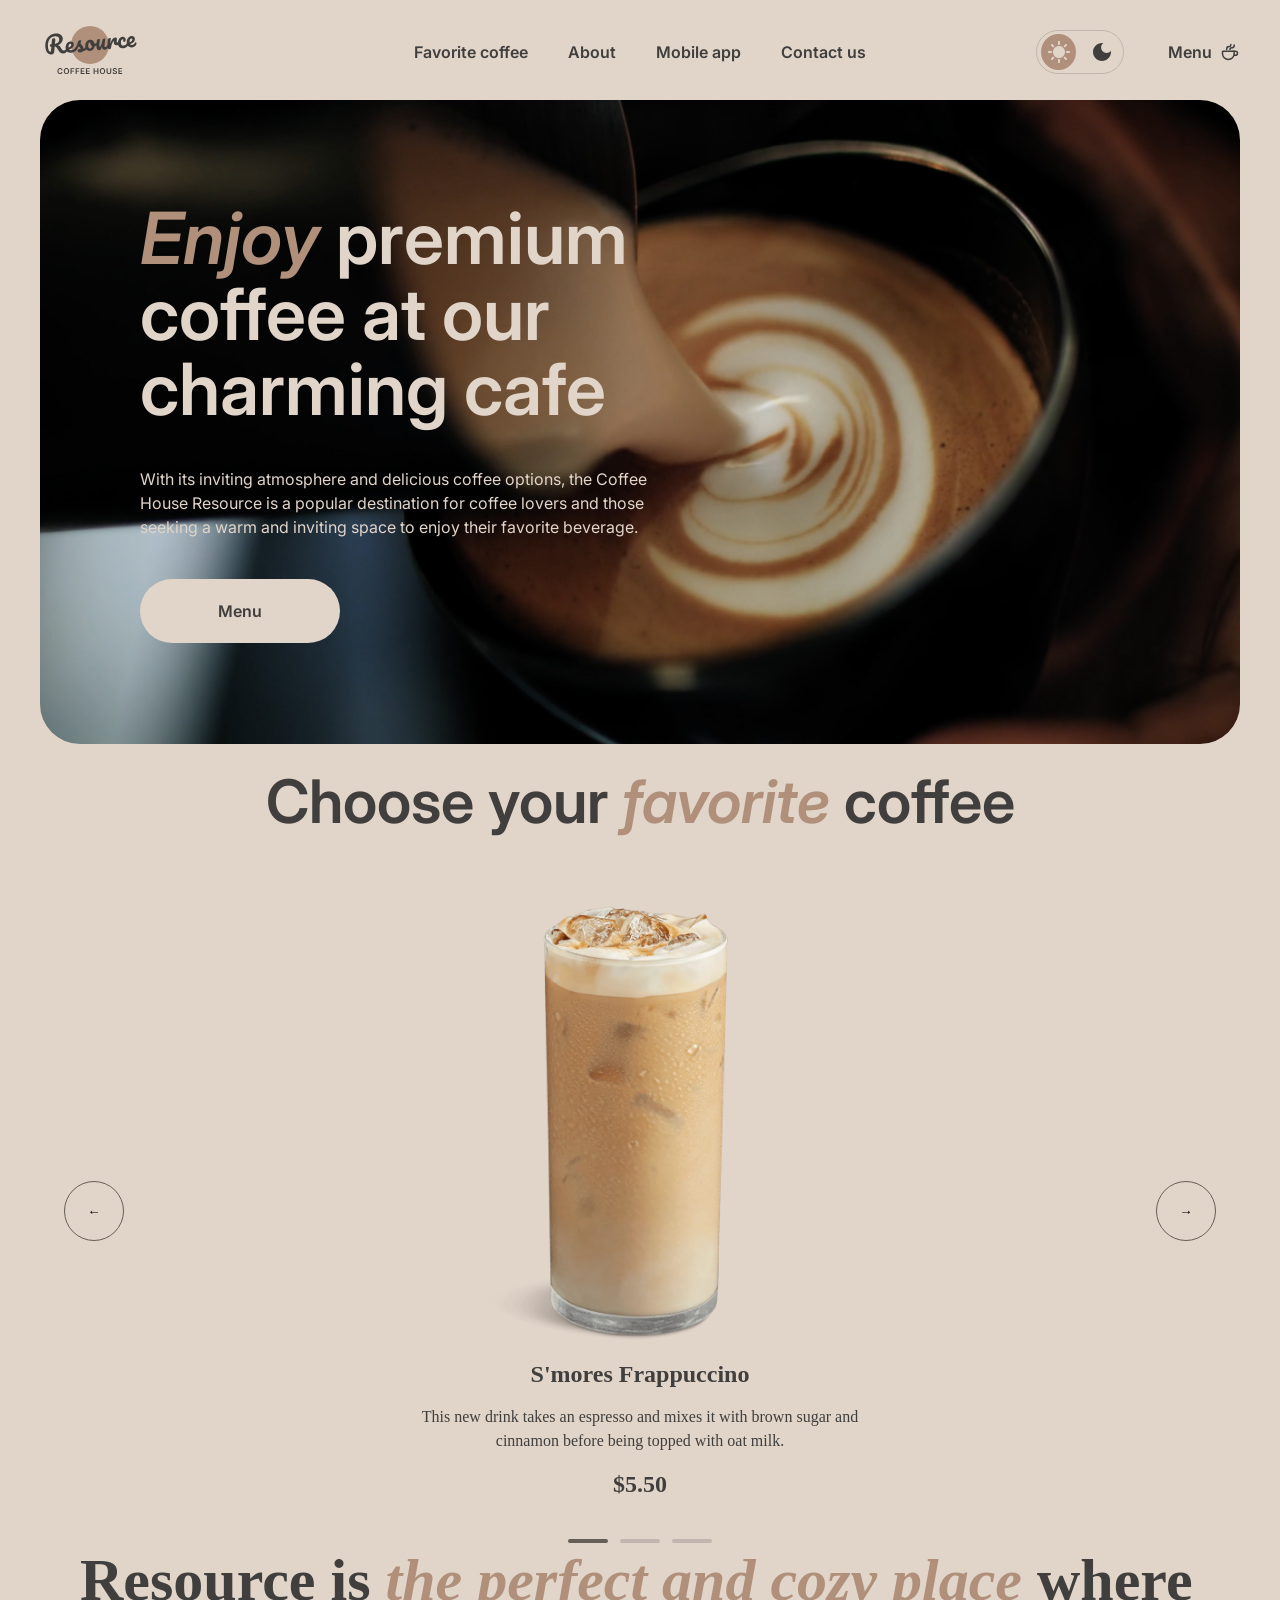
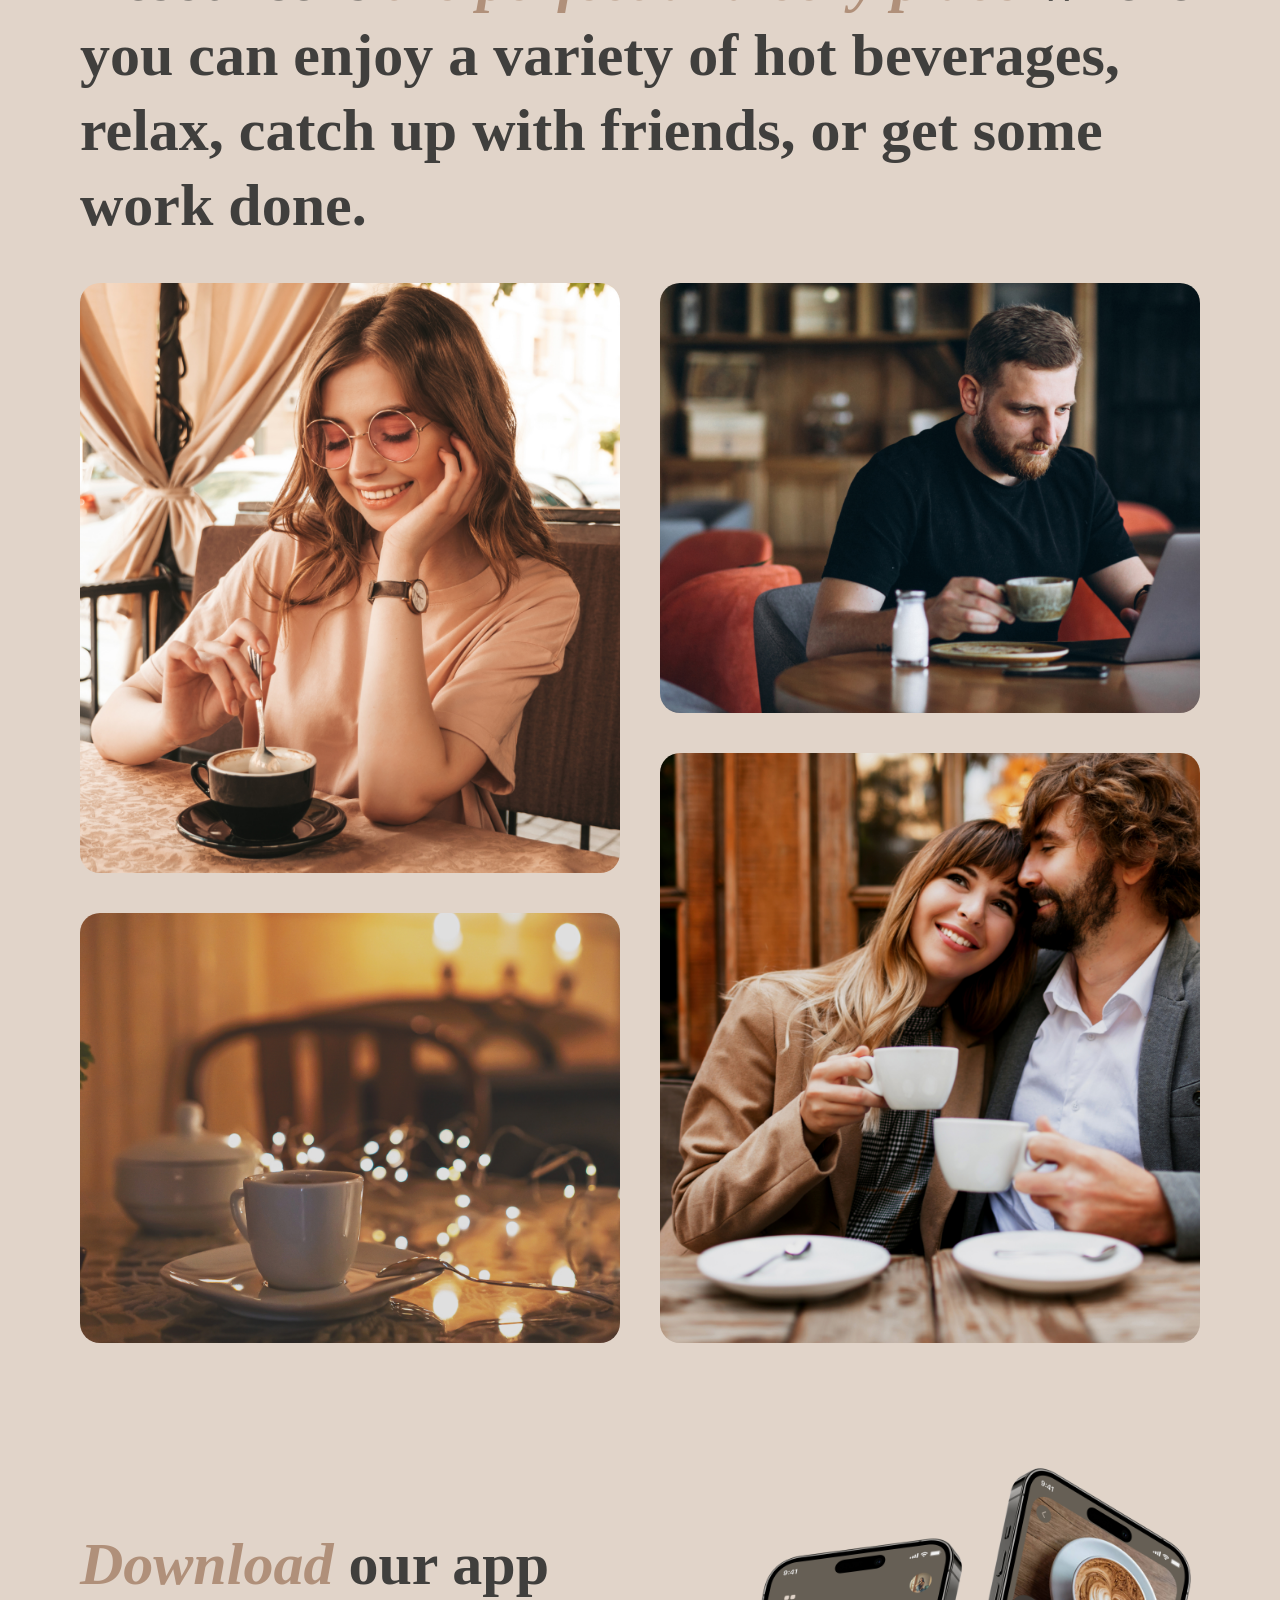
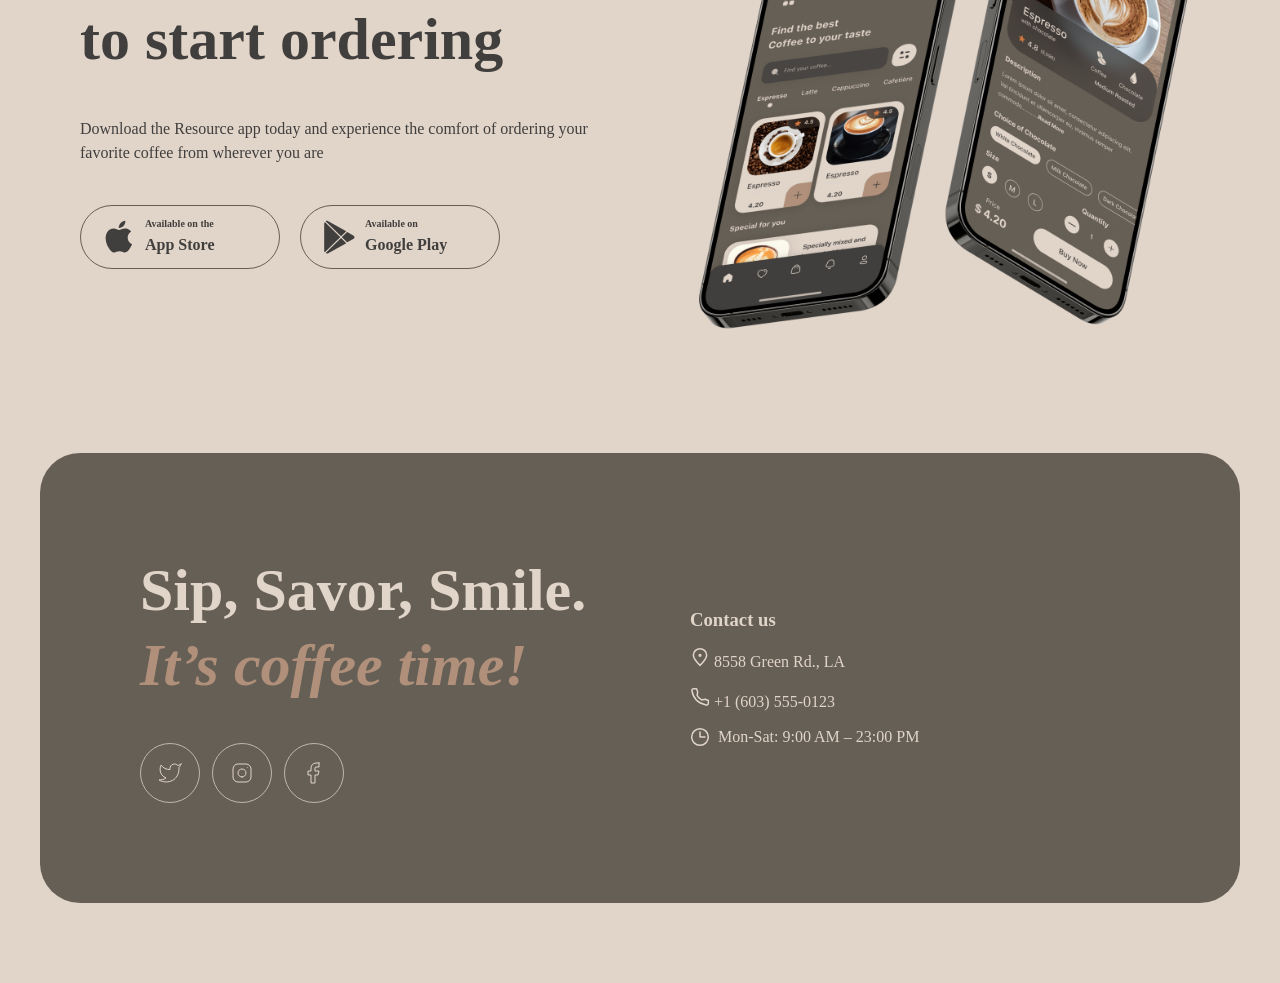
<file: index.html>
<!DOCTYPE html>
<html lang="en">

<head>
    <meta charset="UTF-8">
    <meta name="viewport" content="width=device-width, initial-scale=1.0">
    <title>Coffee House</title>
    <link rel="stylesheet" href="./style.css">

    <link rel="icon" href="./assets/images/Logo.svg" type="image/svg+xml">

    <link rel="preconnect" href="https://fonts.googleapis.com">
    <link rel="preconnect" href="https://fonts.gstatic.com" crossorigin>
    <link href="https://fonts.googleapis.com/css2?family=Inter:wght@600&display=swap" rel="stylesheet">

</head>

<body>
     <!---------------------------- 1. Logo ------------------------------->

    <header class="header">
       
        <a href="index.html" class="logo-link">
            <img class="logo logo-light" src="./assets/images/Logo.svg" alt="Resource Coffee House">

            <img class="logo logo-dark" src="./assets/images/Logo-dark.svg" alt="Resource Coffee House">
        </a>


        <!---------------------------- 2. Navigation ------------------------------->

        <nav class="nav">
            <ul class="nav-list">
                <li><a href="#favorite">Favorite coffee</a></li>
                <li><a href="#about">About</a></li>
                <li><a href="#mobile-app">Mobile app</a></li>
                <li><a href="#contact-us">Contact us</a></li>
            </ul>
        </nav>

        <!---------------------------- 3. Theme + Menu ------------------------------->

        <div class="header-actions">
        <div class="theme-switcher">
            <button class="theme-button" type="button">
                <img src="./assets/images/sun.svg" alt="Light theme">
            </button>

            <button class="theme-button" type="button">
                <img src="./assets/images/moon.svg" alt="Dark theme">
            </button>
        </div>

        <a href="./menu.html" class="menu-link">
            <span>Menu</span>
            <img src="./assets/images/menu.svg" alt="">
        </a>
        </div>

        <!-- -------------------- Burger menu -------------------- -->

        <button class="burger-button" type="button" aria-label="Open menu">
            <span></span>
            <span></span>
        </button>

    </header>
    <!------------------------------- 4. Hero -------------------------------->

    <main>
        <section class="hero">
            <div class="hero-content">
                <h1 class="hero-title">
                    <span>Enjoy</span> premium coffee at our charming cafe
                </h1>

                <p class="hero-text">
                    With its inviting atmosphere and delicious coffee options,
                    the Coffee House Resource is a popular destination for coffee
                    lovers and those seeking a warm and inviting space to enjoy
                    their favorite beverage.
                </p>

                <a class="hero-button" href="./menu.html">
                    Menu
                </a>
            </div>
        </section>

        <!------------------------------- 5. Favorite coffee -------------------------------->

        <section class="favorite" id="favorite">
            <h2 class="favorite-title">
                Choose your <span>favorite</span> coffee
            </h2>


            <div class="slider active">
                <button class="slider-button slider-button-prev" type="button">
                    ←
                </button>
                <div class="slides">
                    <div class="slide active">
                        <img class="slide-image" src="./assets/images/coffee-1.png" alt="S'mores Frappuccino">
                        <div class="slide-description">
                            <h3 class="slide-title">S'mores Frappuccino</h3>
                            <p class="slide-text">
                                This new drink takes an espresso and mixes it with brown
                                sugar and cinnamon before being topped with oat milk.
                            </p>
                            <div class="slide-price">$5.50</div>
                        </div>
                    </div>

                    <div class="slide">
                        <img class="slide-image" src="./assets/images/coffee-2.png" alt="Caramel Macchiato">
                        <div class="slide-description">
                            <h3 class="slide-title">Caramel Macchiato</h3>
                            <p class="slide-text">
                                Fragrant and unique classic espresso with rich caramel-peanut
                                syrup, with cream under whipped thick foam.
                            </p>
                            <div class="slide-price">$5.00</div>
                        </div>
                    </div>

                    <div class="slide">
                        <img class="slide-image" src="./assets/images/ice-coffe.png" alt="Ice coffee">
                        <div class="slide-description">
                            <h3 class="slide-title">Ice coffee</h3>
                            <p class="slide-text">
                                A popular summer drink that tones and invigorates.
                                Prepared from coffee, milk and ice.
                            </p>
                            <div class="slide-price">$4.50</div>
                        </div>
                    </div>

                    <div class="slider-controls">
                        <span class="slider-control active"></span>
                        <span class="slider-control"></span>
                        <span class="slider-control"></span>
                    </div>

                </div>

                <button class="slider-button slider-button-next" type="button">
                    →
                </button>
            </div>
        </section>

        <!----------------------------------- 6. About ------------------------------------------>

        <section class="about" id="about">
            <h2 class="about-title">
                Resource is <span>the perfect and cozy place</span> where you can
                enjoy a variety of hot beverages, relax, catch up with friends,
                or get some work done.
            </h2>

            <div class="about-images">
                <div class="about-column">
                    <img class="about-image about-image-big" src="./assets/images/about-1.jpg"
                        alt="Woman enjoying coffee at the cafe">
                    <img class="about-image about-image-small" src="./assets/images/about-2.jpg"
                        alt="Coffee cup on a cafe table">
                </div>

                <div class="about-column">
                    <img class="about-image about-image-small" src="./assets/images/about-3.jpg"
                        alt="Man drinking coffee while working">
                    <img class="about-image about-image-big" src="./assets/images/about-4.jpg"
                        alt="Coffee shop interior">
                </div>


            </div>
        </section>

        <!----------------------------------- 7. Mobile app ------------------------------------------>


        <section class="mobile-app" id="mobile-app">
            <div class="mobile-app-content">
                <h2 class="mobile-app-title">
                    <span>Download</span> our app to start ordering
                </h2>

                <p class="mobile-app-text">
                    Download the Resource app today and experience the comfort of ordering your favorite coffee from
                    wherever you are
                </p>

                <div class="mobile-app-buttons">
                    <a class="store-button" href="https://www.apple.com/app-store/">
                        <img class="store-button-icon" src="./assets/images/apple.svg" alt="">
                        <span class="store-button-text">
                            <small>Available on the</small>
                            App Store
                        </span>
                    </a>

                    <a class="store-button" href="https://play.google.com/store">
                        <img class="store-button-icon" src="./assets/images/google-play.svg" alt="">
                        <span class="store-button-text">
                            <small>Available on</small>
                            Google Play
                        </span>
                    </a>
                </div>
            </div>

            <div class="mobile-app-image">
                <img src="./assets/images/mobile-screens.png" alt="Resource mobile application">
            </div>
        </section>
    </main>

    <!----------------------------------------- 3. Footer ---------------------------------------------->


    <footer class="footer" id="contact-us">
        <div class="footer-left">
            <h2 class="footer-title">
                Sip, Savor, Smile.
                <span>It’s coffee time!</span>
            </h2>


            <div class="footer-socials">
                <a href="https://x.com/" target="_blank" rel="noopener noreferrer" aria-label="Twitter">
                    <img src="./assets/images/twitter.svg" alt="">
                </a>

                <a href="https://www.instagram.com/" target="_blank" rel="noopener noreferrer" aria-label="Instagram">
                    <img src="./assets/images/instagram.svg" alt="">
                </a>

                <a href="https://www.facebook.com/" target="_blank" rel="noopener noreferrer" aria-label="Facebook">
                    <img src="./assets/images/facebook.svg" alt="">
                </a>
            </div>
        </div>

        <div class="footer-contacts">
            <h3>Contact us</h3>

            <p>
                <a href="https://www.google.com/maps/search/?api=1&query=8558+Green+Rd,+LA" target="_blank"
                    rel="noopener noreferrer">
                    <img src="./assets/images/pin.svg" alt="">
                    8558 Green Rd., LA
                </a>
            </p>

            <p>
                <a href="tel:+16035550123">
                    <img src="./assets/images/phone.svg" alt="">
                    +1 (603) 555-0123
                </a>
            </p>

            <p>
                <img src="./assets/images/clock.svg" alt="">
                Mon-Sat: 9:00 AM – 23:00 PM
            </p>
        </div>
    </footer>

    <script src="./script.js"></script>

</body>

</html>
</file>
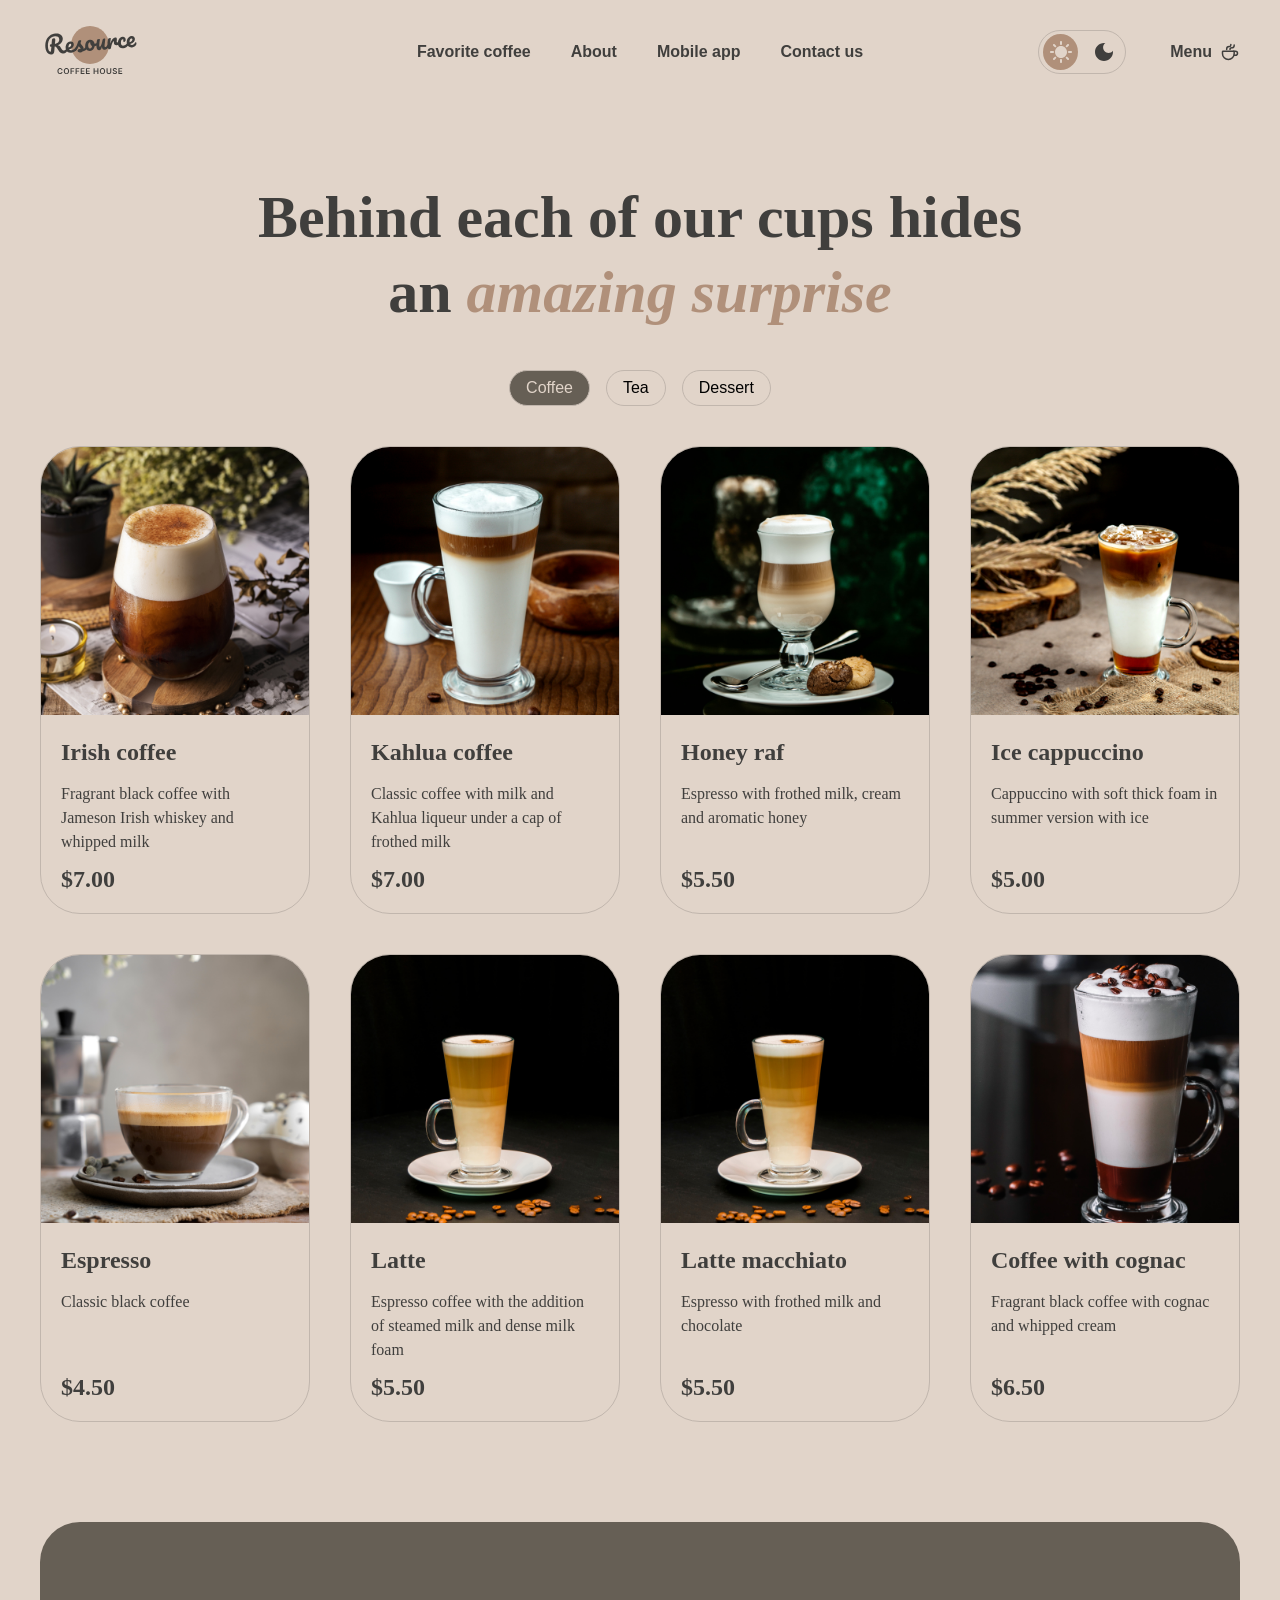
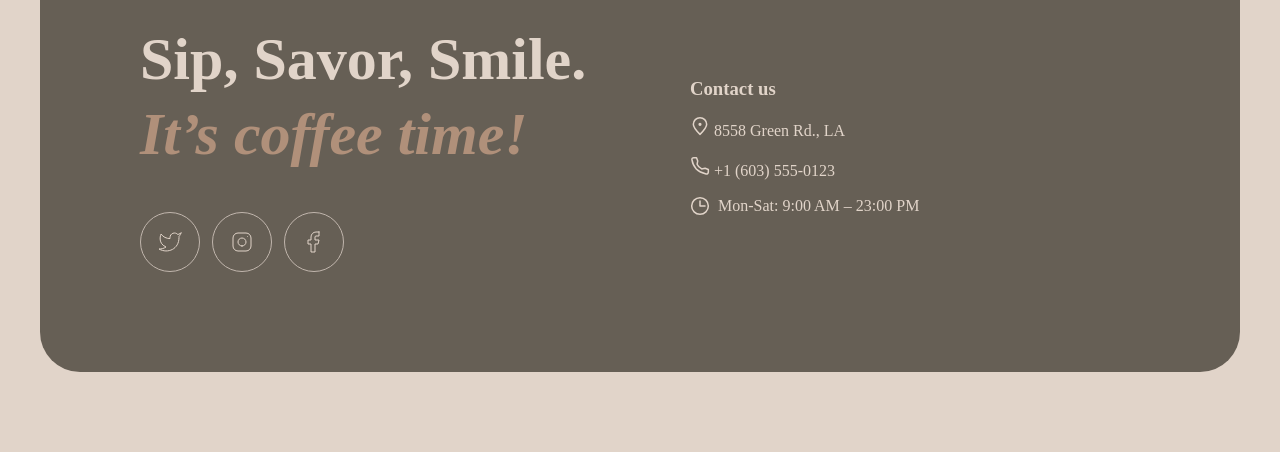
<file: menu.html>
<!DOCTYPE html>
<html lang="en">

<head>
    <meta charset="UTF-8">
    <meta name="viewport" content="width=device-width, initial-scale=1.0">
    <title>Coffee House Menu</title>
    <link rel="stylesheet" href="./style.css">

    <link rel="icon" href="./assets/images/Logo.svg" type="image/svg+xml">

</head>

<body>

    <!-- -------------------- 1. Header -------------------- -->

     <header class="header">
       
        <a href="index.html" class="logo-link">
            <img class="logo logo-light" src="./assets/images/Logo.svg" alt="Resource Coffee House">

            <img class="logo logo-dark" src="./assets/images/Logo-dark.svg" alt="Resource Coffee House">
        </a>

        <nav class="nav">
            <ul class="nav-list">
                <li><a href="./index.html#favorite">Favorite coffee</a></li>
                <li><a href="./index.html#about">About</a></li>
                <li><a href="./index.html#mobile-app">Mobile app</a></li>
                <li><a href="#contact-us">Contact us</a></li>
            </ul>
        </nav>

        <div class="header-actions">
        <div class="theme-switcher">
            <button class="theme-button" type="button">
                <img src="./assets/images/sun.svg" alt="Light theme">
            </button>

            <button class="theme-button" type="button">
                <img src="./assets/images/moon.svg" alt="Dark theme">
            </button>
        </div>

        <a href="./menu.html" class="menu-link">
            <span>Menu</span>
            <img src="./assets/images/menu.svg" alt="">
        </a>
        </div>
        <button class="burger-button" type="button" aria-label="Open menu">
            <span></span>
            <span></span>
        </button>

    </header>


    <!-- -------------------- 2. Menu -------------------- -->

    <main>

        <section class="menu-page">

            <h1 class="menu-title">
                Behind each of our cups
                hides an <span>amazing surprise</span>
            </h1>

            <div class="menu-tabs">
                <button class="menu-tab active" type="button">Coffee</button>
                <button class="menu-tab" type="button">Tea</button>
                <button class="menu-tab" type="button">Dessert</button>
            </div>

            <div class="menu-grid">

                <article class="menu-card">

                    <img class="menu-card-image" src="./assets/images/coffee-1.jpg" alt="Irish coffee">

                    <h2>Irish coffee</h2>
                    <p>
                        Fragrant black coffee with Jameson Irish whiskey
                        and whipped milk
                    </p>
                    <strong>$7.00</strong>
                </article>

                <article class="menu-card">
                    <img class="menu-card-image" src="./assets/images/coffee-2.jpg" alt="Kahlua coffee">
                    <h2>Kahlua coffee</h2>
                    <p>
                        Classic coffee with milk and Kahlua liqueur
                        under a cap of frothed milk
                    </p>
                    <strong>$7.00</strong>
                </article>

                <article class="menu-card">
                    <img class="menu-card-image" src="./assets/images/coffee-3.jpg" alt="Honey raf">
                    <h2>Honey raf</h2>
                    <p>
                        Espresso with frothed milk,
                        cream and aromatic honey
                    </p>
                    <strong>$5.50</strong>
                </article>

                <article class="menu-card">
                    <img class="menu-card-image" src="./assets/images/coffee-4.jpg" alt="ice cappuccino">
                    <h2>Ice cappuccino</h2>
                    <p>
                        Cappuccino with soft thick foam
                        in summer version with ice
                    </p>
                    <strong>$5.00</strong>
                </article>

                <article class="menu-card">
                    <img class="menu-card-image" src="./assets/images/coffee-5.jpg" alt="Espresso">
                    <h2>Espresso</h2>
                    <p>Classic black coffee</p>
                    <strong>$4.50</strong>
                </article>

                <article class="menu-card">
                    <img class="menu-card-image" src="./assets/images/coffee-6.jpg" alt="Latte">
                    <h2>Latte</h2>
                    <p>
                        Espresso coffee with the addition of steamed milk and dense milk foam
                    </p>
                    <strong>$5.50</strong>
                </article>

                <article class="menu-card">
                    <img class="menu-card-image" src="./assets/images/coffee-7.jpg" alt="Latte macchiato">
                    <h2>Latte macchiato</h2>
                    <p>
                        Espresso with frothed milk and chocolate
                    </p>
                    <strong>$5.50</strong>
                </article>

                <article class="menu-card">
                    <img class="menu-card-image" src="./assets/images/coffee-8.jpg" alt="Coffee with cognac">
                    <h2>Coffee with cognac</h2>
                    <p>
                        Fragrant black coffee with cognac and whipped cream
                    </p>
                    <strong>$6.50</strong>
                </article>

            </div>
            <!--------------------------------------- Load more ------------------------------------>

            <button class="menu-more-button" type="button" aria-label="Show more products">
                ↻
            </button>

        </section>


    </main>


    <!----------------------------------- 3. Footer ---------------------------------------------->

    <footer class="footer" id="contact-us">
        <div class="footer-left">
            <h2 class="footer-title">
                Sip, Savor, Smile.
                <span>It’s coffee time!</span>
            </h2>


            <div class="footer-socials">
                <a href="https://x.com/" target="_blank" rel="noopener noreferrer" aria-label="Twitter">
                    <img src="./assets/images/twitter.svg" alt="">
                </a>

                <a href="https://www.instagram.com/" target="_blank" rel="noopener noreferrer" aria-label="Instagram">
                    <img src="./assets/images/instagram.svg" alt="">
                </a>

                <a href="https://www.facebook.com/" target="_blank" rel="noopener noreferrer" aria-label="Facebook">
                    <img src="./assets/images/facebook.svg" alt="">
                </a>
            </div>
        </div>

        <div class="footer-contacts">
            <h3>Contact us</h3>

            <p>
                <a href="https://www.google.com/maps/search/?api=1&query=8558+Green+Rd,+LA" target="_blank"
                    rel="noopener noreferrer">
                    <img src="./assets/images/pin.svg" alt="">
                    8558 Green Rd., LA
                </a>
            </p>

            <p>
                <a href="tel:+16035550123">
                    <img src="./assets/images/phone.svg" alt="">
                    +1 (603) 555-0123
                </a>
            </p>

            <p>
                <img src="./assets/images/clock.svg" alt="">
                Mon-Sat: 9:00 AM – 23:00 PM
            </p>
        </div>
    </footer>

    <script src="./script.js"></script>

</body>

</html>
</file>
<file: style.css>
* {
    box-sizing: border-box;
}

html {
    scroll-behavior: smooth;
}

body {
    margin: 0;
    padding-block: 20px 40px;
    padding-inline: 40px;
    background-color: #E1D4C9;
    color: #403F3D
}

.header {
    display: grid;
    grid-template-columns: 1fr auto 1fr;
    align-items: center;

    width: 100%;
    max-width: 1360px;
    height: 60px;
    margin-inline: auto;
}

.header-actions {
    display: flex;
    align-items: center;
    justify-self: end;
    gap: 24px;
}


.nav {
    display: flex;
    align-items: center;
    justify-content: center;
    justify-self: center;
    gap: 40px;
}

.nav-list {
    display: flex;
    gap: 40px;
    margin: 0;
    padding: 0;
    list-style: none;
}

.theme-switcher {
    display: flex;
    align-items: center;
    gap: 8px;

    width: 88px;
    height: 44px;
    padding: 4px;

    border: 1px solid #C1B6AD;
    border-radius: 100px;

    margin-right: 20px;
}

.theme-button {
    width: 36px;
    height: 36px;
    padding: 0;

    display: flex;
    align-items: center;
    justify-content: center;

    border: none;
    border-radius: 50%;
    background-color: transparent;
    cursor: pointer;
}

.theme-button:first-child img {
    width: 22px;
    height: 22px;
}

.theme-button:last-child img {
    width: 18px;
    height: 18px;
}

.theme-button img {
    width: 20px;
    height: 20px;
}

.nav a {
    color: #403F3D;
    text-decoration: none;
}

.nav a {
    color: #403F3D;
    text-decoration: none;
    font-family: "Inter", sans-serif;
    font-size: 16px;
    font-weight: 600;
    line-height: 150%;
}

.menu-link {
    display: flex;
    align-items: center;
    gap: 8px;

    color: #403F3D;
    text-decoration: none;
    font-family: "Inter", sans-serif;
    font-size: 16px;
    font-weight: 600;
    line-height: 150%;
}



.hero {
    background-image: url("./assets/images/img-hero.jpg");
    margin: 20px;
    height: 644px;
    max-width: 1360px;
    width: 100%;
    margin-inline: auto;
    background-size: cover;
    background-position: center;
    border-radius: 40px;
    padding: 100px;
}

.hero h1 {
    width: 530px;
    margin: 0;
    font-family: "Inter", sans-serif;
    font-size: 72px;
    font-weight: 600;
    line-height: 105%;
    color: #E1D4C9;
}

.hero-title span {
    color: #B0907A;
    font-style: italic;
}

.hero-text {
    width: 530px;
    margin: 0;
    color: #E1D4C9;
    font-family: "Inter", sans-serif;
    font-size: 16px;
    font-weight: 400;
    line-height: 150%;
}

.hero-content {
    display: flex;
    flex-direction: column;
    gap: 40px;
    width: 530px;
}

.hero-button {
    display: flex;
    align-items: center;
    justify-content: center;
    width: 200px;
    height: 64px;
    border-radius: 100px;

    background-color: #E1D4C9;
    color: #403F3D;
    text-decoration: none;

    font-family: "Inter", sans-serif;
    font-size: 16px;
    font-weight: 600;
    line-height: 150%;
}

.favorite {
    display: flex;
    flex-direction: column;
    gap: 40px;
}

.favorite-title {
    margin: 0;
    font-family: "Inter", sans-serif;
    font-size: 60px;
    font-weight: 600;
    line-height: 125%;
    text-align: center;
    color: #403F3D;
}

.favorite-title span {
    font-style: italic;
    color: #B0907A;
}

.slide-image {
    width: 480px;
    height: 480px;
    object-fit: contain;
}

.slider {
    width: 100%;
    max-width: 1152px;
    margin-inline: auto;
    text-align: center;
    display: flex;
    justify-content: space-between;
    align-items: center;
}

.slide {
    width: 100px;
    min-width: 480px;
    text-align: center;
    display: flex;
    flex-direction: column;
    align-items: center;
}

.slide:not(.active) {
    display: none;
}

.slider-button {
    width: 60px;
    height: 60px;
    border: 1px solid #665F55;
    background: transparent;
    border-radius: 100px;
}

.slide-price {
    margin-top: 16px;
    font-size: 24px;
    font-weight: 600;
    line-height: 125%;
    color: #403f3d;
}

.slider-controls {
    display: flex;
    justify-content: center;
    gap: 12px;
    margin-top: 40px;
}

.slider-control {
    width: 40px;
    height: 4px;
    border-radius: 100px;
    background-color: #c1b6ad;
}

.slider-control.active {
    background-color: #665f55;
}

.slide-title {
    font-size: 24px;
    font-weight: 600;
    line-height: 125%;
    color: #403f3d;
}

.slide-text {
    line-height: 150%;
    color: #403f3d;
}

.slide-description {
    display: flex;
    flex-direction: column;
    gap: 16px;
}

.slide-description>* {
    margin: 0;
}

.about-images {
    display: grid;
    grid-template-columns: repeat(2, 1fr);
    gap: 40px;
}

.about-image {
    width: 100%;
    height: 100%;
    object-fit: cover;
    border-radius: 20px;
}

.about-images {
    display: grid;
    grid-template-columns: repeat(2, 1fr);
    gap: 40px;
}

.about-column {
    display: flex;
    flex-direction: column;
    gap: 40px;
}

.about-title {
    margin: 0 0 40px;
    font-size: 60px;
    font-weight: 600;
    line-height: 125%;
    color: #403f3d;
}

.about-title span {
    font-style: italic;
    color: #b0907a;
}

.about-images {
    display: grid;
    grid-template-columns: repeat(2, minmax(0, 660px));
    gap: 40px;
    justify-content: center;
}

.about-image {
    width: 100%;
    object-fit: cover;
    border-radius: 20px;
}

.about-image-big {
    height: 590px;
}

.about-image-small {
    height: 430px;
}

.about {
    max-width: 1440px;
    margin: 0 auto;
    padding: 0 40px;
    box-sizing: border-box;
}

/* -------------------- 7. Mobile app -------------------- */

.mobile-app {
    max-width: 1440px;
    margin: 100px auto 0;
    padding: 0 40px;
    box-sizing: border-box;

    display: flex;
    align-items: center;
    gap: 100px;
}

.mobile-app-buttons {
    display: flex;
    gap: 20px;
    margin-top: 40px;
}

.store-button {
    width: 200px;
    height: 64px;
    display: flex;
    gap: 8px;
    align-items: center;
    padding: 12px 20px;
    border: 1px solid #665f55;
    border-radius: 100px;
    color: #403f3d;
    text-decoration: none;
    box-sizing: border-box;
}

.store-button-icon {
    width: 36px;
    height: 36px;
    flex-shrink: 0;
}

.store-button-text {
    display: flex;
    flex-direction: column;
    gap: 2px;
}

.store-button-text small {
    font-size: 10px;
    font-weight: 600;
    line-height: 140%;
}

.store-button-text {
    font-size: 16px;
    font-weight: 600;
    line-height: 150%;
}

.mobile-app-content {
    flex: 1;
}

.mobile-app-title {
    margin: 0 0 40px;
    font-size: 60px;
    font-weight: 600;
    line-height: 125%;
    color: #403f3d;
}

.mobile-app-title span {
    font-style: italic;
    color: #b0907a;
}

.mobile-app-text {
    margin: 0 0 40px;
    font-size: 16px;
    line-height: 150%;
    color: #403f3d;
}

.mobile-app-image {
    flex: 1;
}

.mobile-app-image img {
    display: block;
    width: 100%;
    max-width: 630px;
    height: auto;
}

/* -------------------------------- 7. footer ------------------------------- */

.footer {
    max-width: 1360px;
    margin: 100px auto 40px;
    padding: 100px;
    display: flex;
    gap: 100px;

    background: #665f55;
    border-radius: 40px;
    color: #e1d4c9;
    box-sizing: border-box;
}

.footer-left,
.footer-contacts {
    width: 530px;
}

.footer-title {
    margin: 0;
    font-size: 60px;
    font-weight: 600;
    line-height: 125%;
}

.footer-title span {
    display: block;
    font-style: italic;
    color: #b0907a;
}

.footer-socials {
    display: flex;
    gap: 12px;
    margin-top: 40px;
}

.footer-socials a {
    width: 60px;
    height: 60px;
    border: 1px solid #c1b6ad;
    border-radius: 50%;

    display: flex;
    align-items: center;
    justify-content: center;

    color: #e1d4c9;
    text-decoration: none;
}

.footer-contacts {
    display: flex;
    flex-direction: column;
    justify-content: center;
    gap: 16px;
}

.footer-contacts h3,
.footer-contacts p {
    margin: 0;
}

.footer-socials img {
    width: 24px;
    height: 24px;
}

.footer-contacts p {
    display: flex;
    align-items: center;
    gap: 8px;
}

.footer-contacts p img {
    width: 20px;
    height: 20px;
}

/* ------------------------------ Burger menu ------------------------------ */

.burger-button {
    display: none;
    width: 44px;
    height: 44px;
    border: 1px solid #665f55;
    border-radius: 50%;
    background: transparent;

    align-items: center;
    justify-content: center;
    flex-direction: column;
    gap: 6px;
}

.burger-button span {
    width: 16px;
    height: 1px;
    background-color: #403f3d;
}


/* -------------------------------- 8. Tablet adaptive ----------------------------- */


@media (max-width: 768px) {
    .header {
        padding-inline: 40px;
    }

    .nav {
        display: none;
    }

    .nav.active {
        display: flex;
        position: fixed;
        inset: 0;
        z-index: 20;

        flex-direction: column;
        justify-content: center;
        align-items: center;
        gap: 40px;

        background-color: #e1d4c9;
    }



    .nav.active a {
        font-size: 32px;
        line-height: 125%;
    }

    .burger-button.active {
        position: fixed;
        top: 20px;
        right: 40px;
        z-index: 30;
    }

    .menu-link {
        display: none;
    }

    .theme-switcher {
        display: none;
    }

    .burger-button {
        display: flex;
    }

    .about-images {
        grid-template-columns: 1fr;
    }

    .about-image-small {
        display: none;
    }

    .about-image-big {
        width: 100%;
    }

    .mobile-app {
        flex-direction: column;
        gap: 100px;
    }

    .mobile-app-content {
        width: 100%;
    }

    .mobile-app-image {
        width: 100%;
        display: flex;
        justify-content: center;
    }

    .footer {
        flex-direction: column;
        gap: 100px;
        padding: 100px 60px;
    }

    .footer-left,
    .footer-contacts {
        width: 100%;
    }
}

/* -------------------- 9. Mobile adaptive -------------------- */

@media (max-width: 480px) {
    body {
        padding-inline: 16px;
    }

    .header {
        padding-inline: 0;
    }

    .hero {
        width: 100%;
        height: auto;
        margin-inline: 0;
        padding: 60px 16px;
        min-height: 552px;
        box-sizing: border-box;
    }

    .hero-content {
        width: 100%;
        max-width: none;
    }

    .hero h1 {
        width: 100%;
        font-size: 42px;
        line-height: 115%;
    }

    .hero-text {
        width: 100%;
    }

    .favorite {
        padding-inline: 0;
    }

    .favorite-title {
        font-size: 32px;
        line-height: 125%;
    }

    .slider-button {
        display: none;
    }

    .slide {
        width: 100%;
    }

    .slide-image {
        width: 100%;
        height: auto;
        max-width: 348px;
    }

    /* -------------------- About mobile -------------------- */

    .about {
        padding-inline: 0;
    }

    .about-title {
        font-size: 32px;
        line-height: 125%;
    }

    .about-images {
        grid-template-columns: 1fr;
        gap: 40px;
    }

    .about-column {
        width: 100%;
    }

    .about-image {
        width: 100%;
    }

    .about-image-big {
        height: 590px;
    }

    .about-image-small {
        display: none;
    }

    /* -------------------- Mobile app mobile -------------------- */

    .mobile-app {
        padding-inline: 0;
        gap: 40px;
    }

    .mobile-app-title {
        font-size: 32px;
        line-height: 125%;
    }

    .mobile-app-buttons {
        flex-direction: column;
        gap: 20px;
    }

    .mobile-app-image img {
        width: 100%;
        max-width: 348px;
    }

    /* -------------------- Footer mobile -------------------- */

    .footer {
        margin-inline: 0;
        padding: 60px 16px;
        gap: 40px;
    }

    .footer-left,
    .footer-contacts {
        width: 100%;
    }
}

/* -------------------- 10. Menu page -------------------- */

.menu-page {
    max-width: 1360px;
    margin: 100px auto;
}

.menu-title {
    max-width: 800px;
    margin: 0 auto 40px;
    text-align: center;
    font-size: 60px;
    line-height: 125%;
    font-weight: 600;
}

.menu-title span {
    font-style: italic;
    color: #b0907a;
}

.menu-tabs {
    display: flex;
    justify-content: center;
    gap: 16px;
    margin-bottom: 40px;
}

.menu-tab {
    padding: 8px 16px;
    border: 1px solid #c1b6ad;
    border-radius: 100px;
    background: transparent;
    font-size: 16px;
    cursor: pointer;
}

.menu-tab.active {
    background: #665f55;
    color: #e1d4c9;
}

.menu-grid {
    display: grid;
    grid-template-columns: repeat(4, 1fr);
    gap: 40px;
}

.menu-card {
    border: 1px solid #c1b6ad;
    border-radius: 40px;
    overflow: hidden;
    padding-bottom: 20px;
}

.menu-card-image {
    width: 100%;
    aspect-ratio: 1 / 1;
    background: #c1b6ad;
}

.menu-card h2,
.menu-card p,
.menu-card strong {
    margin-left: 20px;
    margin-right: 20px;
}

.menu-card h2 {
    margin-top: 20px;
    margin-bottom: 12px;
    font-size: 24px;
}

.menu-card p {
    min-height: 72px;
    margin-bottom: 12px;
    line-height: 150%;
}

.menu-card strong {
    font-size: 24px;
}

/* ---------------------------------------- Menu tablet -------------------------------------- */

@media (max-width: 768px) {
    .menu-page {
        margin: 80px auto;
        padding-inline: 40px;
    }

    .menu-title {
        font-size: 60px;
    }

    .menu-grid {
        grid-template-columns: repeat(2, 1fr);
        gap: 40px;
    }

    .menu-card:nth-child(n + 5) {
        display: none;
    }
}


/* ------------------------------- Menu mobile ----------------------------------- */

@media (max-width: 480px) {
    .menu-page {
        margin: 60px auto;
        padding-inline: 0;
    }

    .menu-title {
        font-size: 32px;
        line-height: 125%;
        margin-bottom: 40px;
    }

    .menu-tabs {
        gap: 8px;
    }

    .menu-grid {
        grid-template-columns: 1fr;
        gap: 40px;
    }

    .menu-card {
        width: 100%;
    }
}

/* -------------------- Load more button -------------------- */

.menu-more-button {
    display: none;
    width: 60px;
    height: 60px;
    margin: 40px auto 0;
    border: 1px solid #665f55;
    border-radius: 50%;
    background: transparent;
    color: #403f3d;
    font-size: 24px;
    cursor: pointer;
}

@media (min-width: 481px) and (max-width: 768px) {
    .favorite-title {
        font-size: 42px;
        line-height: 115%;
    }
}


@media (max-width: 768px) {
    .menu-more-button {
        display: block;
    }
}

/* -------------------- Dark theme -------------------- */

body.dark-theme {
    background-color: #403f3d;
    color: #e1d4c9;
}

.logo-dark {
    display: none;
}

body.dark-theme .logo-light {
    display: none;
}

body.dark-theme .logo-dark {
    display: block;
}

body.dark-theme .nav a,
body.dark-theme .menu-link,
body.dark-theme .menu-title,
body.dark-theme .favorite-title,
body.dark-theme .about-title,
body.dark-theme .mobile-app-title,
body.dark-theme .mobile-app-text,
body.dark-theme .menu-card,
body.dark-theme .menu-card h2,
body.dark-theme .menu-card p,
body.dark-theme .menu-card strong {
    color: #e1d4c9;
}

body.dark-theme .menu-card {
    border-color: #665f55;
}

body.dark-theme .menu-tab {
    color: #e1d4c9;
    border-color: #665f55;
}

body.dark-theme .menu-tab.active {
    background-color: #e1d4c9;
    color: #403f3d;
}

body.dark-theme .menu-more-button {
    color: #e1d4c9;
    border-color: #e1d4c9;
}

body.dark-theme .burger-button {
    border-color: #e1d4c9;
}

body.dark-theme .burger-button span {
    background-color: #e1d4c9;
}

/* -------------------- Hover and focus -------------------- */

.nav a,
.menu-link,
.hero-button,
.menu-tab,
.menu-card,
.store-button,
.socials a,
.menu-more-button,
.theme-button,
.burger-button {
    transition: 0.3s ease;
}

@media (hover: hover) {

    .nav a:hover,
    .menu-link:hover {
        color: #b0907a;
    }

    .hero-button:hover,
    .store-button:hover,
    .menu-tab:hover,
    .menu-more-button:hover,
    .theme-button:hover,
    .burger-button:hover {
        background-color: #665f55;
        color: #e1d4c9;
    }

    .menu-card:hover {
        transform: translateY(-4px);
    }

    .socials a:hover {
        opacity: 0.7;
    }
}

.nav a:focus-visible,
.menu-link:focus-visible,
.hero-button:focus-visible,
.menu-tab:focus-visible,
.store-button:focus-visible,
.socials a:focus-visible,
.menu-more-button:focus-visible,
.theme-button:focus-visible,
.burger-button:focus-visible {
    outline: 2px solid #b0907a;
    outline-offset: 3px;
}

.footer-contacts a {
    color: inherit;
    text-decoration: none;
}

.footer-contacts a:hover {
    color: #b0907a;
}

@media (max-width: 768px) {
    .slide {
        width: 100%;
        min-width: 0;
    }

    .slide-image {
        width: 100%;
        max-width: 480px;
        height: auto;
    }
}

html,
body {
    max-width: 100%;
    overflow-x: hidden;
}

.theme-button.active {
    background-color: #B0907A;
}

.theme-button.active img {
    filter: none;
}
</file>
